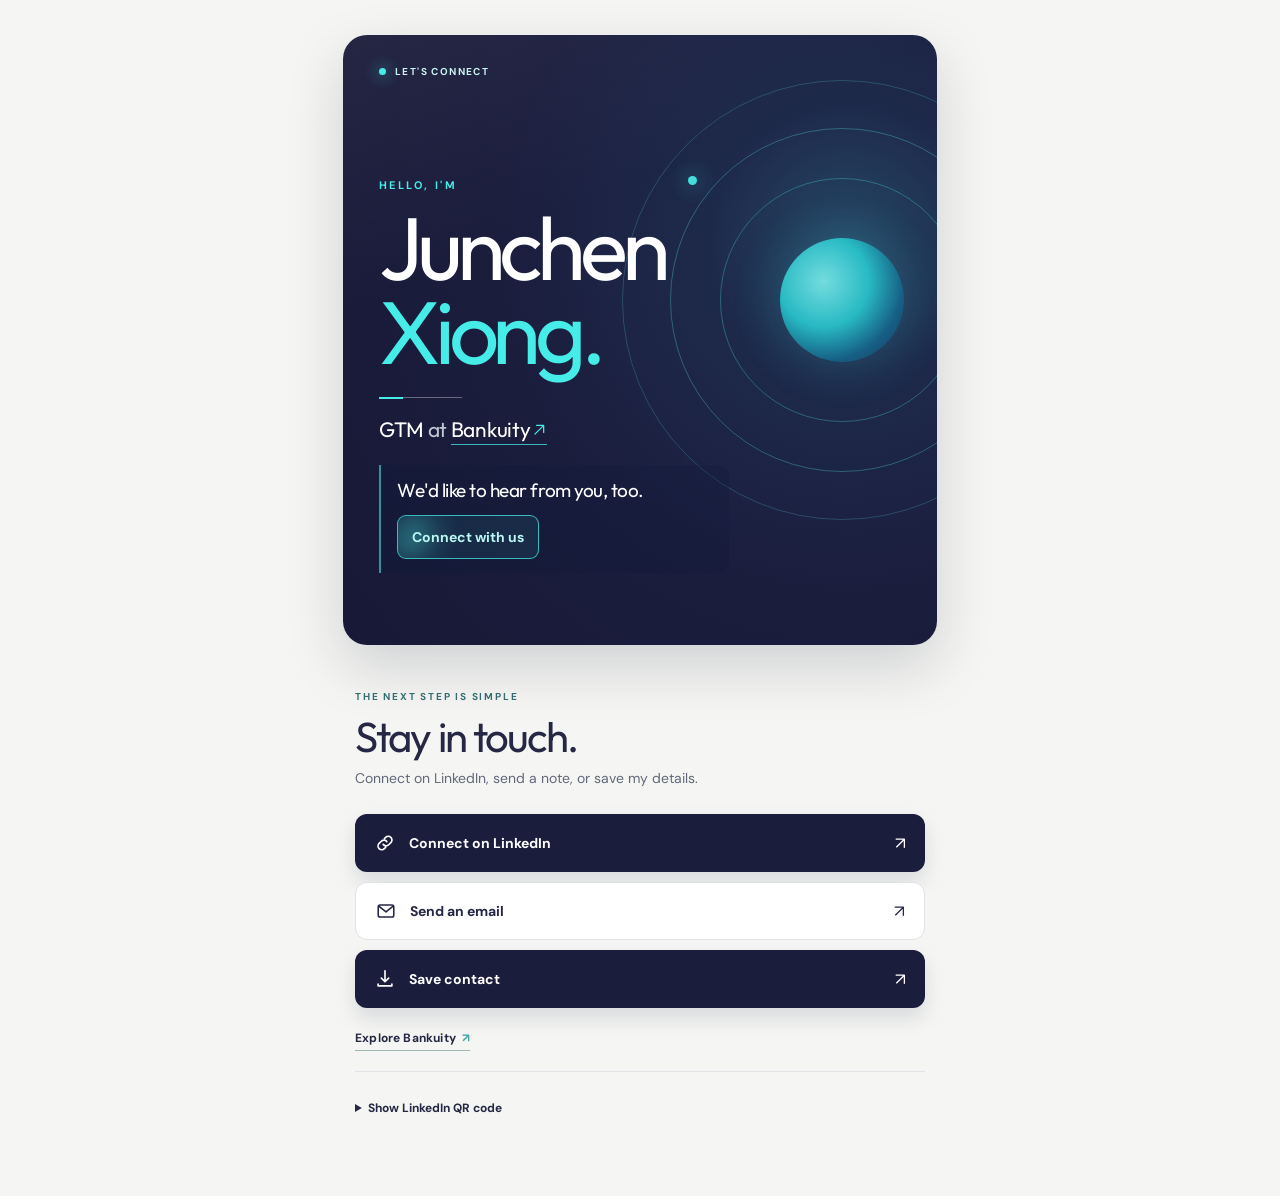
<file: index.html>
<!doctype html>
<html lang="en">
  <head>
    <meta charset="utf-8" />
    <meta name="viewport" content="width=device-width, initial-scale=1" />
    <meta http-equiv="refresh" content="0; url=junchen-xiong/" />
    <meta name="robots" content="noindex" />
    <title>Bankuity cards</title>
  </head>
  <body>
    <main>
      <p>Opening Junchen Xiong's card. <a href="junchen-xiong/">Continue to the card</a>.</p>
    </main>
  </body>
</html>
</file>
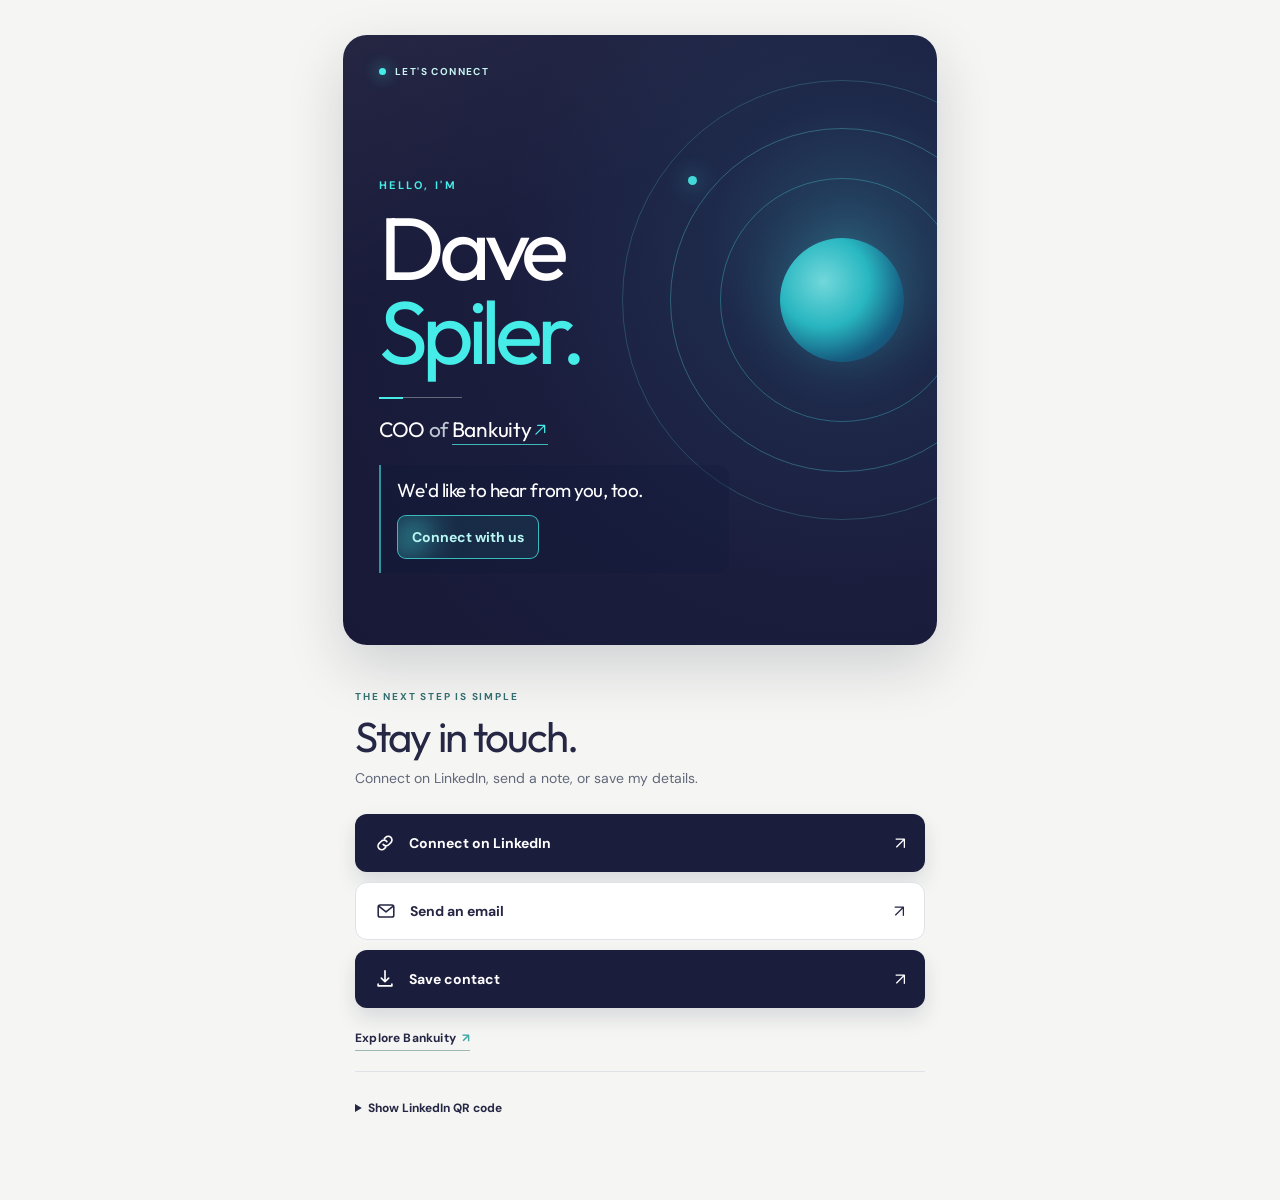
<file: dave-spiler/index.html>
<!doctype html>
<html lang="en">
  <head>
    <meta charset="utf-8" />
    <meta name="viewport" content="width=device-width, initial-scale=1, viewport-fit=cover" />
    <meta name="theme-color" content="#1b1d3d" />
    <meta name="apple-mobile-web-app-title" content="Dave Spiler" />
    <meta name="description" content="Meet Dave Spiler, COO of Bankuity. Save his contact details or get in touch." />
    <meta property="og:type" content="profile" />
    <meta property="og:title" content="Dave Spiler — Let's connect" />
    <meta property="og:description" content="COO of Bankuity. A quick introduction and an easy way to stay in touch." />
    <title>Dave Spiler — Let's connect</title>
    <link rel="icon" href="../assets/icons/bankuity-symbol-64.png" type="image/png" sizes="64x64" />
    <link rel="preconnect" href="https://fonts.googleapis.com" />
    <link rel="preconnect" href="https://fonts.gstatic.com" crossorigin />
    <link href="https://fonts.googleapis.com/css2?family=DM+Sans:wght@400;500;600;700&family=Outfit:wght@300;400;500;600&display=swap" rel="stylesheet" />
    <link rel="stylesheet" href="../assets/css/styles.css?v=0.5.0" />
    <script src="../assets/js/motion.js" defer></script>
  </head>
  <body>
    <main class="shell">
      <article class="identity-card" aria-labelledby="name">
        <div class="card-top">
          <span class="eyebrow"><span class="status-dot" aria-hidden="true"></span> LET'S CONNECT</span>
        </div>

        <div class="orbit" aria-hidden="true">
          <span class="orbit-ring orbit-ring-outer"></span>
          <span class="orbit-ring orbit-ring-middle"></span>
          <span class="orbit-ring orbit-ring-inner"></span>
          <span class="orbit-core"></span>
          <span class="orbit-glint"></span>
        </div>

        <div class="intro">
          <p class="kicker">HELLO, I'M</p>
          <h1 id="name">Dave<br /><em>Spiler.</em></h1>
          <div class="identity-rule" aria-hidden="true"><span></span></div>
          <p class="role">COO <span class="role-affiliation"><span>of</span> <a href="https://www.bankuity.com/" target="_blank" rel="noopener noreferrer">Bankuity <svg viewBox="0 0 18 18" fill="none" aria-hidden="true"><path d="M3.5 14.5 14 4M5.5 4H14v8.5" stroke="currentColor" stroke-width="1.5" stroke-linecap="round" stroke-linejoin="round"/></svg></a></span></p>
          <div class="invitation">
            <h2 class="invitation-heading">We'd like to hear from you, too.</h2>
            <a class="invitation-link" href="https://rnfhm.share.hsforms.com/2GHlHhI3-SaKExqpzz_7jUg">
              <span>Connect with us</span>
            </a>
          </div>
        </div>
      </article>

      <section class="connection" aria-label="Connect with Dave">
        <p class="section-label">THE NEXT STEP IS SIMPLE</p>
        <h2>Stay in touch.</h2>
        <p class="connection-copy">Connect on LinkedIn, send a note, or save my details.</p>
        <div class="actions">
          <a class="button button-primary" href="https://www.linkedin.com/in/davespiler/" target="_blank" rel="noopener noreferrer">
            <span class="button-icon" aria-hidden="true"><svg viewBox="0 0 24 24" fill="none"><path d="M10 13.5a4 4 0 0 0 6 .4l2.4-2.4a4 4 0 0 0-5.7-5.7l-1.4 1.4M14 10.5a4 4 0 0 0-6-.4l-2.4 2.4a4 4 0 0 0 5.7 5.7l1.4-1.4" stroke="currentColor" stroke-width="1.8" stroke-linecap="round" stroke-linejoin="round"/></svg></span>
            <span>Connect on LinkedIn</span>
            <span class="button-arrow" aria-hidden="true">↗</span>
          </a>
          <a class="button button-secondary" href="mailto:dave@bankuity.com?subject=Great%20to%20connect">
            <span class="button-icon" aria-hidden="true"><svg viewBox="0 0 24 24" fill="none"><rect x="3.5" y="5.5" width="17" height="13" rx="2" stroke="currentColor" stroke-width="1.7"/><path d="m4.5 7 7.5 6 7.5-6" stroke="currentColor" stroke-width="1.7" stroke-linecap="round" stroke-linejoin="round"/></svg></span>
            <span>Send an email</span>
            <span class="button-arrow" aria-hidden="true">↗</span>
          </a>
          <a class="button button-primary" href="contact.vcf" download="Dave-Spiler.vcf">
            <span class="button-icon" aria-hidden="true"><svg viewBox="0 0 24 24" fill="none"><path d="M12 3v12m0 0 4-4m-4 4-4-4M4.5 17.5v2h15v-2" stroke="currentColor" stroke-width="1.8" stroke-linecap="round" stroke-linejoin="round"/></svg></span>
            <span>Save contact</span>
            <span class="button-arrow" aria-hidden="true">↗</span>
          </a>
        </div>
        <a class="text-link" href="https://www.linkedin.com/company/bankuity/" target="_blank" rel="noopener noreferrer">Explore Bankuity <span aria-hidden="true">↗</span></a>
        <details class="qr-details">
          <summary>Show LinkedIn QR code</summary>
          <div class="qr-details-content">
            <img src="linkedin.svg" width="144" height="144" alt="QR code for Dave Spiler's LinkedIn profile" />
            <p>Scan to open my LinkedIn profile.</p>
          </div>
        </details>
      </section>

    </main>
  </body>
</html>
</file>
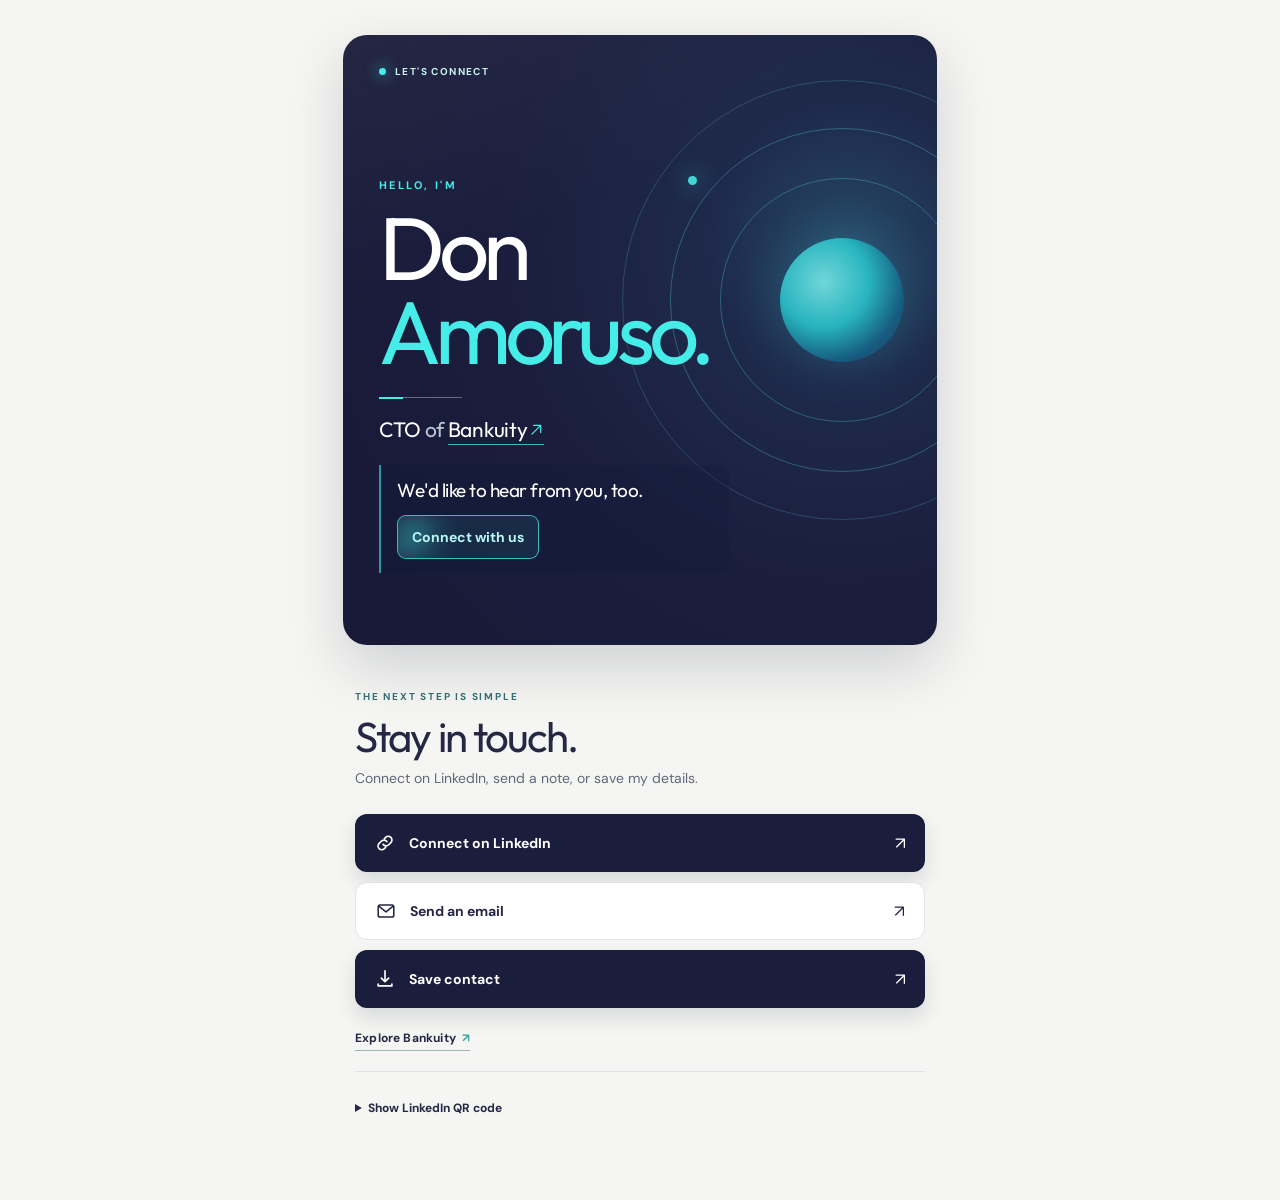
<file: don-amoruso/index.html>
<!doctype html>
<html lang="en">
  <head>
    <meta charset="utf-8" />
    <meta name="viewport" content="width=device-width, initial-scale=1, viewport-fit=cover" />
    <meta name="theme-color" content="#1b1d3d" />
    <meta name="apple-mobile-web-app-title" content="Don Amoruso" />
    <meta name="description" content="Meet Don Amoruso, CTO of Bankuity. Save his contact details or get in touch." />
    <meta property="og:type" content="profile" />
    <meta property="og:title" content="Don Amoruso — Let's connect" />
    <meta property="og:description" content="CTO of Bankuity. A quick introduction and an easy way to stay in touch." />
    <title>Don Amoruso — Let's connect</title>
    <link rel="icon" href="../assets/icons/bankuity-symbol-64.png" type="image/png" sizes="64x64" />
    <link rel="preconnect" href="https://fonts.googleapis.com" />
    <link rel="preconnect" href="https://fonts.gstatic.com" crossorigin />
    <link href="https://fonts.googleapis.com/css2?family=DM+Sans:wght@400;500;600;700&family=Outfit:wght@300;400;500;600&display=swap" rel="stylesheet" />
    <link rel="stylesheet" href="../assets/css/styles.css?v=0.5.0" />
    <script src="../assets/js/motion.js" defer></script>
  </head>
  <body>
    <main class="shell">
      <article class="identity-card" aria-labelledby="name">
        <div class="card-top">
          <span class="eyebrow"><span class="status-dot" aria-hidden="true"></span> LET'S CONNECT</span>
        </div>

        <div class="orbit" aria-hidden="true">
          <span class="orbit-ring orbit-ring-outer"></span>
          <span class="orbit-ring orbit-ring-middle"></span>
          <span class="orbit-ring orbit-ring-inner"></span>
          <span class="orbit-core"></span>
          <span class="orbit-glint"></span>
        </div>

        <div class="intro">
          <p class="kicker">HELLO, I'M</p>
          <h1 id="name">Don<br /><em>Amoruso.</em></h1>
          <div class="identity-rule" aria-hidden="true"><span></span></div>
          <p class="role">CTO <span class="role-affiliation"><span>of</span> <a href="https://www.bankuity.com/" target="_blank" rel="noopener noreferrer">Bankuity <svg viewBox="0 0 18 18" fill="none" aria-hidden="true"><path d="M3.5 14.5 14 4M5.5 4H14v8.5" stroke="currentColor" stroke-width="1.5" stroke-linecap="round" stroke-linejoin="round"/></svg></a></span></p>
          <div class="invitation">
            <h2 class="invitation-heading">We'd like to hear from you, too.</h2>
            <a class="invitation-link" href="https://rnfhm.share.hsforms.com/2GHlHhI3-SaKExqpzz_7jUg">
              <span>Connect with us</span>
            </a>
          </div>
        </div>
      </article>

      <section class="connection" aria-label="Connect with Don">
        <p class="section-label">THE NEXT STEP IS SIMPLE</p>
        <h2>Stay in touch.</h2>
        <p class="connection-copy">Connect on LinkedIn, send a note, or save my details.</p>
        <div class="actions">
          <a class="button button-primary" href="https://www.linkedin.com/in/donamoruso/" target="_blank" rel="noopener noreferrer">
            <span class="button-icon" aria-hidden="true"><svg viewBox="0 0 24 24" fill="none"><path d="M10 13.5a4 4 0 0 0 6 .4l2.4-2.4a4 4 0 0 0-5.7-5.7l-1.4 1.4M14 10.5a4 4 0 0 0-6-.4l-2.4 2.4a4 4 0 0 0 5.7 5.7l1.4-1.4" stroke="currentColor" stroke-width="1.8" stroke-linecap="round" stroke-linejoin="round"/></svg></span>
            <span>Connect on LinkedIn</span>
            <span class="button-arrow" aria-hidden="true">↗</span>
          </a>
          <a class="button button-secondary" href="mailto:don@bankuity.com?subject=Great%20to%20connect">
            <span class="button-icon" aria-hidden="true"><svg viewBox="0 0 24 24" fill="none"><rect x="3.5" y="5.5" width="17" height="13" rx="2" stroke="currentColor" stroke-width="1.7"/><path d="m4.5 7 7.5 6 7.5-6" stroke="currentColor" stroke-width="1.7" stroke-linecap="round" stroke-linejoin="round"/></svg></span>
            <span>Send an email</span>
            <span class="button-arrow" aria-hidden="true">↗</span>
          </a>
          <a class="button button-primary" href="contact.vcf" download="Don-Amoruso.vcf">
            <span class="button-icon" aria-hidden="true"><svg viewBox="0 0 24 24" fill="none"><path d="M12 3v12m0 0 4-4m-4 4-4-4M4.5 17.5v2h15v-2" stroke="currentColor" stroke-width="1.8" stroke-linecap="round" stroke-linejoin="round"/></svg></span>
            <span>Save contact</span>
            <span class="button-arrow" aria-hidden="true">↗</span>
          </a>
        </div>
        <a class="text-link" href="https://www.linkedin.com/company/bankuity/" target="_blank" rel="noopener noreferrer">Explore Bankuity <span aria-hidden="true">↗</span></a>
        <details class="qr-details">
          <summary>Show LinkedIn QR code</summary>
          <div class="qr-details-content">
            <img src="linkedin.svg" width="144" height="144" alt="QR code for Don Amoruso's LinkedIn profile" />
            <p>Scan to open my LinkedIn profile.</p>
          </div>
        </details>
      </section>

    </main>
  </body>
</html>
</file>
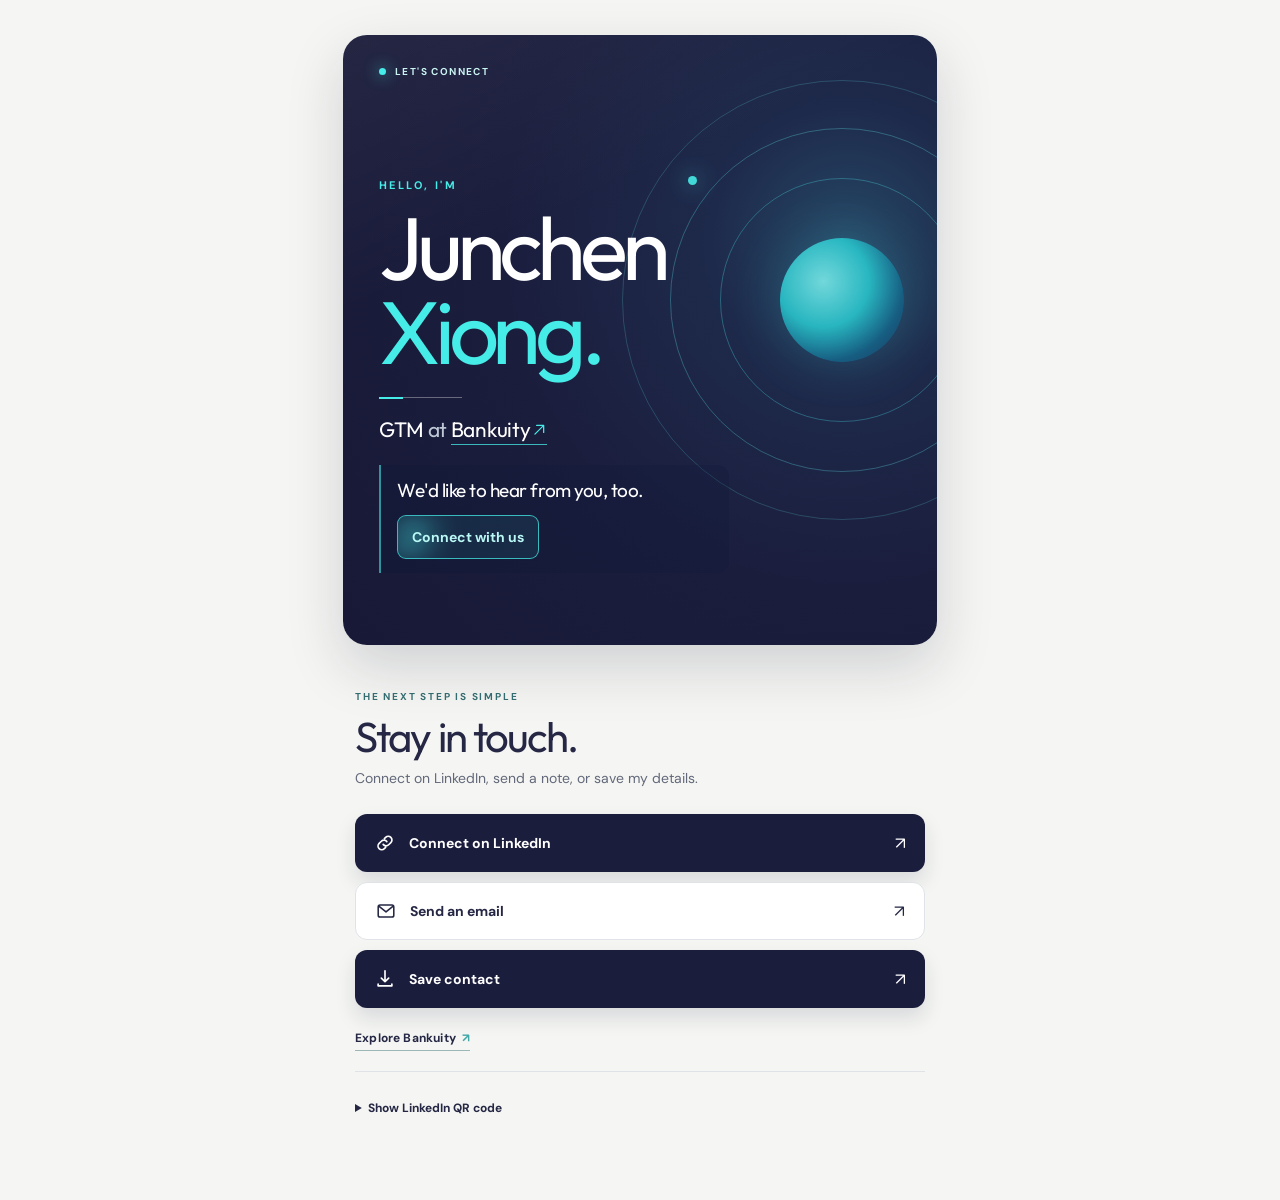
<file: junchen-xiong/index.html>
<!doctype html>
<html lang="en">
  <head>
    <meta charset="utf-8" />
    <meta name="viewport" content="width=device-width, initial-scale=1, viewport-fit=cover" />
    <meta name="theme-color" content="#1b1d3d" />
    <meta name="apple-mobile-web-app-title" content="Junchen Xiong" />
    <meta name="description" content="Meet Junchen Xiong, GTM at Bankuity. Save his contact details or get in touch." />
    <meta property="og:type" content="profile" />
    <meta property="og:title" content="Junchen Xiong — Let's connect" />
    <meta property="og:description" content="GTM at Bankuity. A quick introduction and an easy way to stay in touch." />
    <title>Junchen Xiong — Let's connect</title>
    <link rel="icon" href="../assets/icons/bankuity-symbol-64.png" type="image/png" sizes="64x64" />
    <link rel="preconnect" href="https://fonts.googleapis.com" />
    <link rel="preconnect" href="https://fonts.gstatic.com" crossorigin />
    <link href="https://fonts.googleapis.com/css2?family=DM+Sans:wght@400;500;600;700&family=Outfit:wght@300;400;500;600&display=swap" rel="stylesheet" />
    <link rel="stylesheet" href="../assets/css/styles.css?v=0.5.0" />
    <script src="../assets/js/motion.js" defer></script>
  </head>
  <body>
    <main class="shell">
      <article class="identity-card" aria-labelledby="name">
        <div class="card-top">
          <span class="eyebrow"><span class="status-dot" aria-hidden="true"></span> LET'S CONNECT</span>
        </div>

        <div class="orbit" aria-hidden="true">
          <span class="orbit-ring orbit-ring-outer"></span>
          <span class="orbit-ring orbit-ring-middle"></span>
          <span class="orbit-ring orbit-ring-inner"></span>
          <span class="orbit-core"></span>
          <span class="orbit-glint"></span>
        </div>

        <div class="intro">
          <p class="kicker">HELLO, I'M</p>
          <h1 id="name">Junchen<br /><em>Xiong.</em></h1>
          <div class="identity-rule" aria-hidden="true"><span></span></div>
          <p class="role">GTM <span>at</span> <a href="https://www.bankuity.com/" target="_blank" rel="noopener noreferrer">Bankuity <svg viewBox="0 0 18 18" fill="none" aria-hidden="true"><path d="M3.5 14.5 14 4M5.5 4H14v8.5" stroke="currentColor" stroke-width="1.5" stroke-linecap="round" stroke-linejoin="round"/></svg></a></p>
          <div class="invitation">
            <h2 class="invitation-heading">We'd like to hear from you, too.</h2>
            <a class="invitation-link" href="https://rnfhm.share.hsforms.com/2GHlHhI3-SaKExqpzz_7jUg">
              <span>Connect with us</span>
            </a>
          </div>
        </div>
      </article>

      <section class="connection" aria-label="Connect with Junchen">
        <p class="section-label">THE NEXT STEP IS SIMPLE</p>
        <h2>Stay in touch.</h2>
        <p class="connection-copy">Connect on LinkedIn, send a note, or save my details.</p>
        <div class="actions">
          <a class="button button-primary" href="https://www.linkedin.com/in/jcxiong0809/" target="_blank" rel="noopener noreferrer">
            <span class="button-icon" aria-hidden="true"><svg viewBox="0 0 24 24" fill="none"><path d="M10 13.5a4 4 0 0 0 6 .4l2.4-2.4a4 4 0 0 0-5.7-5.7l-1.4 1.4M14 10.5a4 4 0 0 0-6-.4l-2.4 2.4a4 4 0 0 0 5.7 5.7l1.4-1.4" stroke="currentColor" stroke-width="1.8" stroke-linecap="round" stroke-linejoin="round"/></svg></span>
            <span>Connect on LinkedIn</span>
            <span class="button-arrow" aria-hidden="true">↗</span>
          </a>
          <a class="button button-secondary" href="mailto:junchen.xiong@bankuity.com?subject=Great%20to%20connect">
            <span class="button-icon" aria-hidden="true"><svg viewBox="0 0 24 24" fill="none"><rect x="3.5" y="5.5" width="17" height="13" rx="2" stroke="currentColor" stroke-width="1.7"/><path d="m4.5 7 7.5 6 7.5-6" stroke="currentColor" stroke-width="1.7" stroke-linecap="round" stroke-linejoin="round"/></svg></span>
            <span>Send an email</span>
            <span class="button-arrow" aria-hidden="true">↗</span>
          </a>
          <a class="button button-primary" href="../assets/contact/contact.vcf" download="Junchen-Xiong.vcf">
            <span class="button-icon" aria-hidden="true"><svg viewBox="0 0 24 24" fill="none"><path d="M12 3v12m0 0 4-4m-4 4-4-4M4.5 17.5v2h15v-2" stroke="currentColor" stroke-width="1.8" stroke-linecap="round" stroke-linejoin="round"/></svg></span>
            <span>Save contact</span>
            <span class="button-arrow" aria-hidden="true">↗</span>
          </a>
        </div>
        <a class="text-link" href="https://www.linkedin.com/company/bankuity/" target="_blank" rel="noopener noreferrer">Explore Bankuity <span aria-hidden="true">↗</span></a>
        <details class="qr-details">
          <summary>Show LinkedIn QR code</summary>
          <div class="qr-details-content">
            <img src="../assets/qr/linkedin.svg" width="144" height="144" alt="QR code for Junchen Xiong's LinkedIn profile" />
            <p>Scan to open my LinkedIn profile.</p>
          </div>
        </details>
      </section>

    </main>
  </body>
</html>
</file>
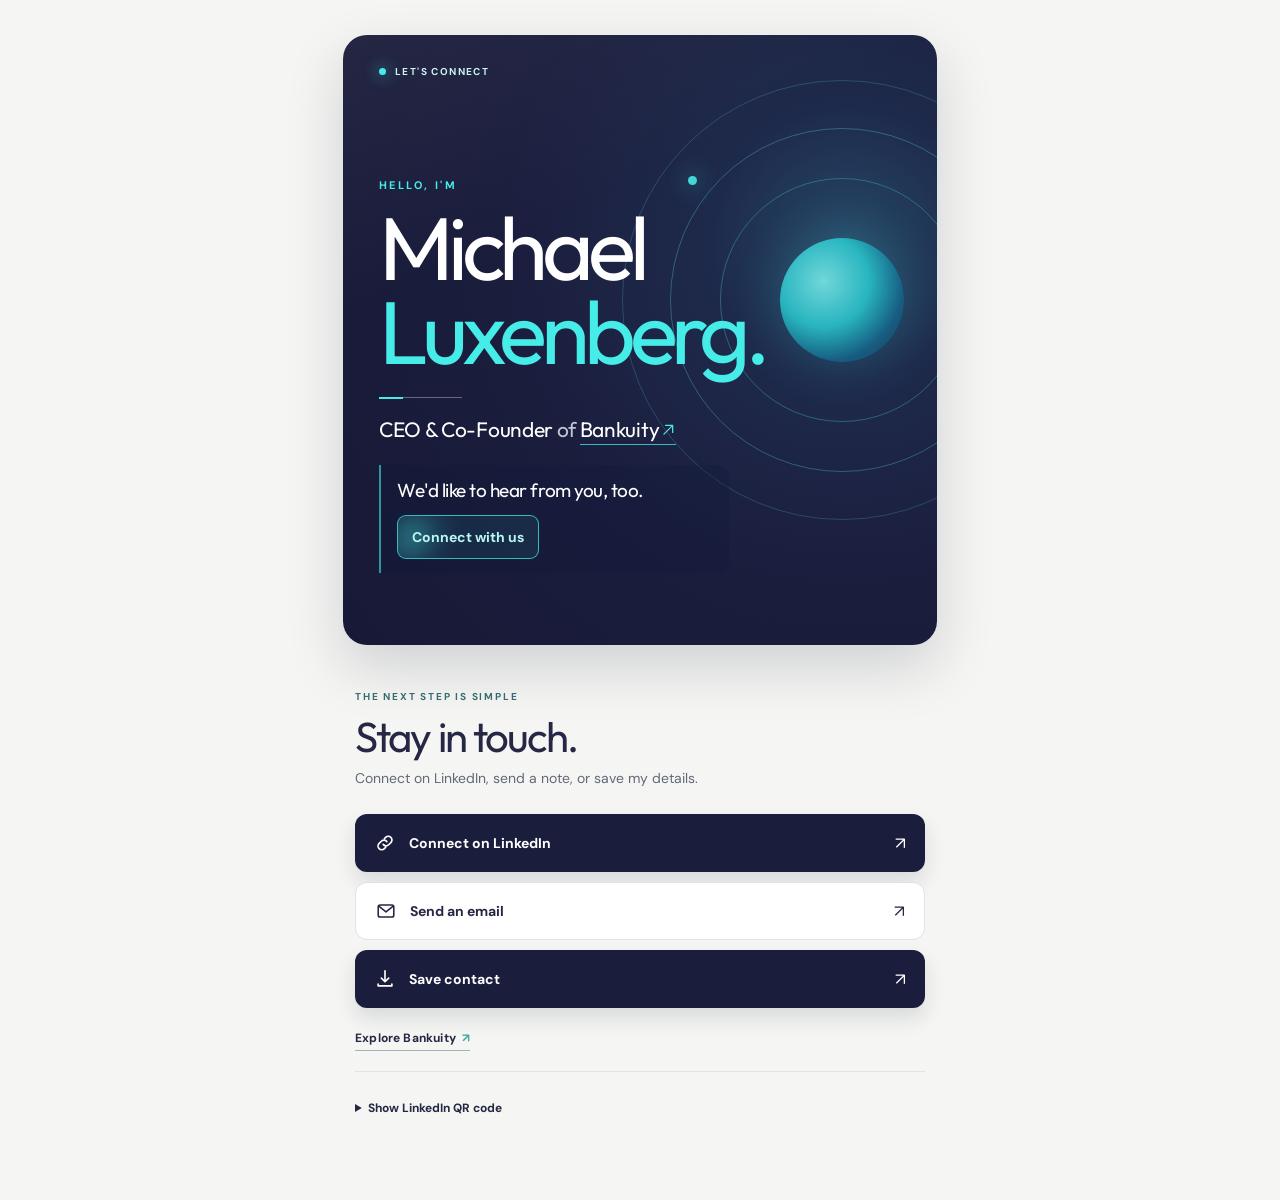
<file: michael-luxenberg/index.html>
<!doctype html>
<html lang="en">
  <head>
    <meta charset="utf-8" />
    <meta name="viewport" content="width=device-width, initial-scale=1, viewport-fit=cover" />
    <meta name="theme-color" content="#1b1d3d" />
    <meta name="apple-mobile-web-app-title" content="Michael Luxenberg" />
    <meta name="description" content="Meet Michael Luxenberg, CEO &amp; Co-Founder of Bankuity. Save his contact details or get in touch." />
    <meta property="og:type" content="profile" />
    <meta property="og:title" content="Michael Luxenberg — Let's connect" />
    <meta property="og:description" content="CEO &amp; Co-Founder of Bankuity. A quick introduction and an easy way to stay in touch." />
    <title>Michael Luxenberg — Let's connect</title>
    <link rel="icon" href="../assets/icons/bankuity-symbol-64.png" type="image/png" sizes="64x64" />
    <link rel="preconnect" href="https://fonts.googleapis.com" />
    <link rel="preconnect" href="https://fonts.gstatic.com" crossorigin />
    <link href="https://fonts.googleapis.com/css2?family=DM+Sans:wght@400;500;600;700&family=Outfit:wght@300;400;500;600&display=swap" rel="stylesheet" />
    <link rel="stylesheet" href="../assets/css/styles.css?v=0.5.0" />
    <script src="../assets/js/motion.js" defer></script>
  </head>
  <body>
    <main class="shell">
      <article class="identity-card" aria-labelledby="name">
        <div class="card-top">
          <span class="eyebrow"><span class="status-dot" aria-hidden="true"></span> LET'S CONNECT</span>
        </div>

        <div class="orbit" aria-hidden="true">
          <span class="orbit-ring orbit-ring-outer"></span>
          <span class="orbit-ring orbit-ring-middle"></span>
          <span class="orbit-ring orbit-ring-inner"></span>
          <span class="orbit-core"></span>
          <span class="orbit-glint"></span>
        </div>

        <div class="intro">
          <p class="kicker">HELLO, I'M</p>
          <h1 id="name" class="long-name">Michael<br /><em>Luxenberg.</em></h1>
          <div class="identity-rule" aria-hidden="true"><span></span></div>
          <p class="role">CEO &amp; Co-Founder <span class="role-affiliation"><span>of</span> <a href="https://www.bankuity.com/" target="_blank" rel="noopener noreferrer">Bankuity <svg viewBox="0 0 18 18" fill="none" aria-hidden="true"><path d="M3.5 14.5 14 4M5.5 4H14v8.5" stroke="currentColor" stroke-width="1.5" stroke-linecap="round" stroke-linejoin="round"/></svg></a></span></p>
          <div class="invitation">
            <h2 class="invitation-heading">We'd like to hear from you, too.</h2>
            <a class="invitation-link" href="https://rnfhm.share.hsforms.com/2GHlHhI3-SaKExqpzz_7jUg">
              <span>Connect with us</span>
            </a>
          </div>
        </div>
      </article>

      <section class="connection" aria-label="Connect with Michael">
        <p class="section-label">THE NEXT STEP IS SIMPLE</p>
        <h2>Stay in touch.</h2>
        <p class="connection-copy">Connect on LinkedIn, send a note, or save my details.</p>
        <div class="actions">
          <a class="button button-primary" href="https://www.linkedin.com/in/michael-luxenberg-a2091/" target="_blank" rel="noopener noreferrer">
            <span class="button-icon" aria-hidden="true"><svg viewBox="0 0 24 24" fill="none"><path d="M10 13.5a4 4 0 0 0 6 .4l2.4-2.4a4 4 0 0 0-5.7-5.7l-1.4 1.4M14 10.5a4 4 0 0 0-6-.4l-2.4 2.4a4 4 0 0 0 5.7 5.7l1.4-1.4" stroke="currentColor" stroke-width="1.8" stroke-linecap="round" stroke-linejoin="round"/></svg></span>
            <span>Connect on LinkedIn</span>
            <span class="button-arrow" aria-hidden="true">↗</span>
          </a>
          <a class="button button-secondary" href="mailto:michael@bankuity.com?subject=Great%20to%20connect">
            <span class="button-icon" aria-hidden="true"><svg viewBox="0 0 24 24" fill="none"><rect x="3.5" y="5.5" width="17" height="13" rx="2" stroke="currentColor" stroke-width="1.7"/><path d="m4.5 7 7.5 6 7.5-6" stroke="currentColor" stroke-width="1.7" stroke-linecap="round" stroke-linejoin="round"/></svg></span>
            <span>Send an email</span>
            <span class="button-arrow" aria-hidden="true">↗</span>
          </a>
          <a class="button button-primary" href="contact.vcf" download="Michael-Luxenberg.vcf">
            <span class="button-icon" aria-hidden="true"><svg viewBox="0 0 24 24" fill="none"><path d="M12 3v12m0 0 4-4m-4 4-4-4M4.5 17.5v2h15v-2" stroke="currentColor" stroke-width="1.8" stroke-linecap="round" stroke-linejoin="round"/></svg></span>
            <span>Save contact</span>
            <span class="button-arrow" aria-hidden="true">↗</span>
          </a>
        </div>
        <a class="text-link" href="https://www.linkedin.com/company/bankuity/" target="_blank" rel="noopener noreferrer">Explore Bankuity <span aria-hidden="true">↗</span></a>
        <details class="qr-details">
          <summary>Show LinkedIn QR code</summary>
          <div class="qr-details-content">
            <img src="linkedin.svg" width="144" height="144" alt="QR code for Michael Luxenberg's LinkedIn profile" />
            <p>Scan to open my LinkedIn profile.</p>
          </div>
        </details>
      </section>

    </main>
  </body>
</html>
</file>
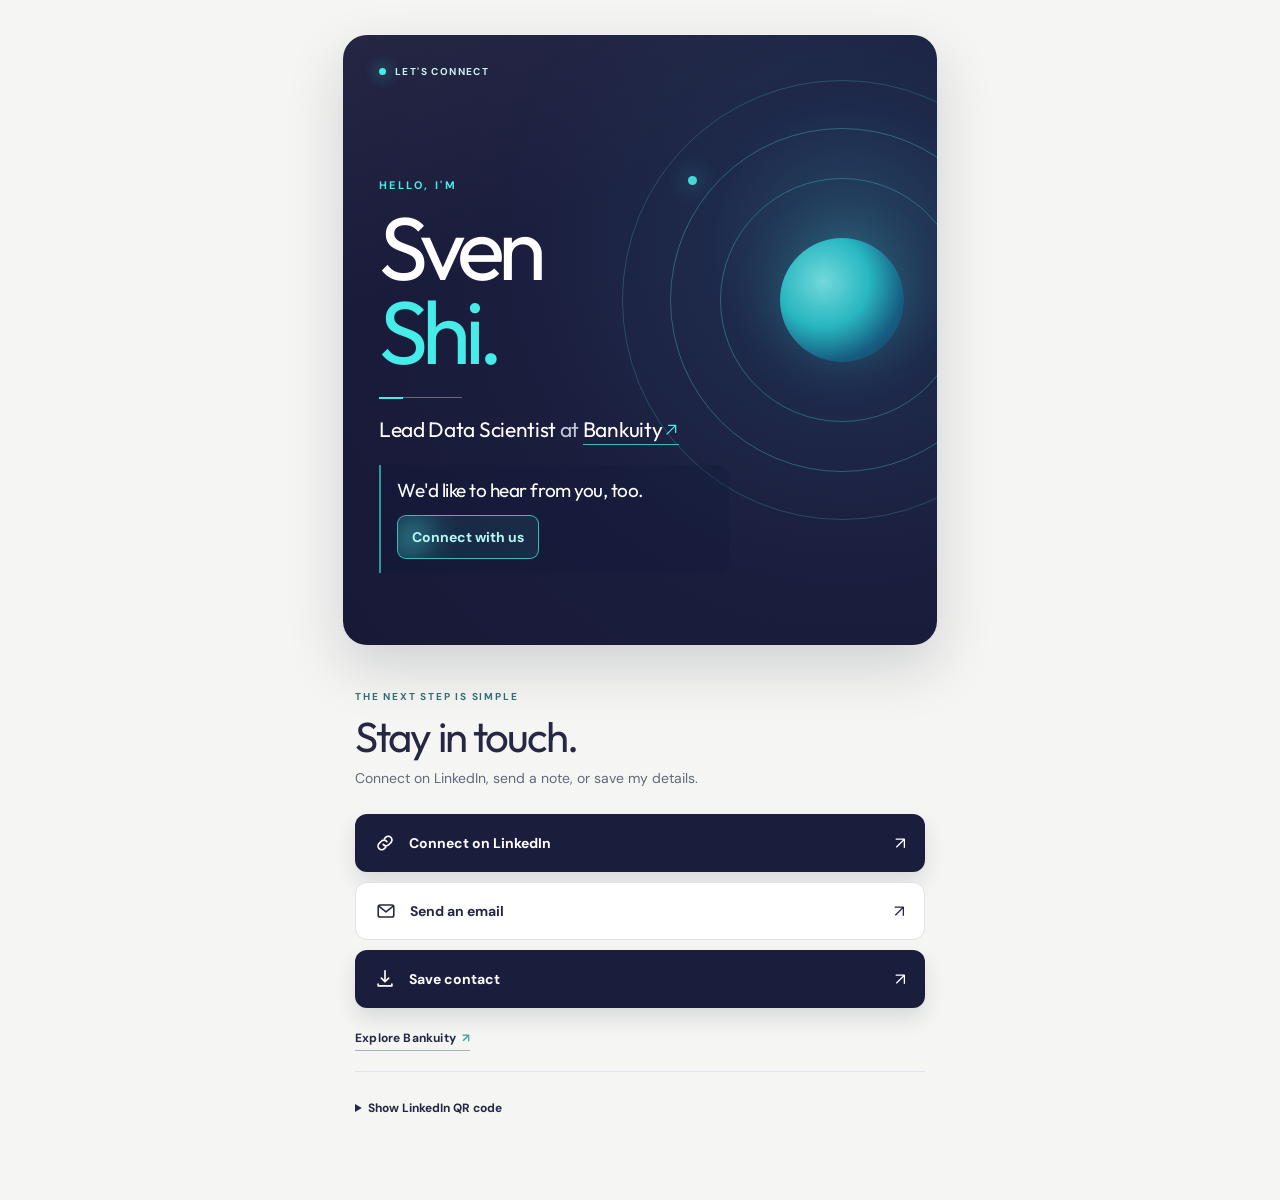
<file: sven-shi/index.html>
<!doctype html>
<html lang="en">
  <head>
    <meta charset="utf-8" />
    <meta name="viewport" content="width=device-width, initial-scale=1, viewport-fit=cover" />
    <meta name="theme-color" content="#1b1d3d" />
    <meta name="apple-mobile-web-app-title" content="Sven Shi" />
    <meta name="description" content="Meet Sven Shi, Lead Data Scientist at Bankuity. Save his contact details or get in touch." />
    <meta property="og:type" content="profile" />
    <meta property="og:title" content="Sven Shi — Let's connect" />
    <meta property="og:description" content="Lead Data Scientist at Bankuity. A quick introduction and an easy way to stay in touch." />
    <title>Sven Shi — Let's connect</title>
    <link rel="icon" href="../assets/icons/bankuity-symbol-64.png" type="image/png" sizes="64x64" />
    <link rel="preconnect" href="https://fonts.googleapis.com" />
    <link rel="preconnect" href="https://fonts.gstatic.com" crossorigin />
    <link href="https://fonts.googleapis.com/css2?family=DM+Sans:wght@400;500;600;700&family=Outfit:wght@300;400;500;600&display=swap" rel="stylesheet" />
    <link rel="stylesheet" href="../assets/css/styles.css?v=0.5.0" />
    <script src="../assets/js/motion.js" defer></script>
  </head>
  <body>
    <main class="shell">
      <article class="identity-card" aria-labelledby="name">
        <div class="card-top">
          <span class="eyebrow"><span class="status-dot" aria-hidden="true"></span> LET'S CONNECT</span>
        </div>

        <div class="orbit" aria-hidden="true">
          <span class="orbit-ring orbit-ring-outer"></span>
          <span class="orbit-ring orbit-ring-middle"></span>
          <span class="orbit-ring orbit-ring-inner"></span>
          <span class="orbit-core"></span>
          <span class="orbit-glint"></span>
        </div>

        <div class="intro">
          <p class="kicker">HELLO, I'M</p>
          <h1 id="name">Sven<br /><em>Shi.</em></h1>
          <div class="identity-rule" aria-hidden="true"><span></span></div>
          <p class="role">Lead Data Scientist <span class="role-affiliation"><span>at</span> <a href="https://www.bankuity.com/" target="_blank" rel="noopener noreferrer">Bankuity <svg viewBox="0 0 18 18" fill="none" aria-hidden="true"><path d="M3.5 14.5 14 4M5.5 4H14v8.5" stroke="currentColor" stroke-width="1.5" stroke-linecap="round" stroke-linejoin="round"/></svg></a></span></p>
          <div class="invitation">
            <h2 class="invitation-heading">We'd like to hear from you, too.</h2>
            <a class="invitation-link" href="https://rnfhm.share.hsforms.com/2GHlHhI3-SaKExqpzz_7jUg">
              <span>Connect with us</span>
            </a>
          </div>
        </div>
      </article>

      <section class="connection" aria-label="Connect with Sven">
        <p class="section-label">THE NEXT STEP IS SIMPLE</p>
        <h2>Stay in touch.</h2>
        <p class="connection-copy">Connect on LinkedIn, send a note, or save my details.</p>
        <div class="actions">
          <a class="button button-primary" href="https://www.linkedin.com/in/wen-shi-87004874/" target="_blank" rel="noopener noreferrer">
            <span class="button-icon" aria-hidden="true"><svg viewBox="0 0 24 24" fill="none"><path d="M10 13.5a4 4 0 0 0 6 .4l2.4-2.4a4 4 0 0 0-5.7-5.7l-1.4 1.4M14 10.5a4 4 0 0 0-6-.4l-2.4 2.4a4 4 0 0 0 5.7 5.7l1.4-1.4" stroke="currentColor" stroke-width="1.8" stroke-linecap="round" stroke-linejoin="round"/></svg></span>
            <span>Connect on LinkedIn</span>
            <span class="button-arrow" aria-hidden="true">↗</span>
          </a>
          <a class="button button-secondary" href="mailto:sven@concordadvice.com?subject=Great%20to%20connect">
            <span class="button-icon" aria-hidden="true"><svg viewBox="0 0 24 24" fill="none"><rect x="3.5" y="5.5" width="17" height="13" rx="2" stroke="currentColor" stroke-width="1.7"/><path d="m4.5 7 7.5 6 7.5-6" stroke="currentColor" stroke-width="1.7" stroke-linecap="round" stroke-linejoin="round"/></svg></span>
            <span>Send an email</span>
            <span class="button-arrow" aria-hidden="true">↗</span>
          </a>
          <a class="button button-primary" href="contact.vcf" download="Sven-Shi.vcf">
            <span class="button-icon" aria-hidden="true"><svg viewBox="0 0 24 24" fill="none"><path d="M12 3v12m0 0 4-4m-4 4-4-4M4.5 17.5v2h15v-2" stroke="currentColor" stroke-width="1.8" stroke-linecap="round" stroke-linejoin="round"/></svg></span>
            <span>Save contact</span>
            <span class="button-arrow" aria-hidden="true">↗</span>
          </a>
        </div>
        <a class="text-link" href="https://www.linkedin.com/company/bankuity/" target="_blank" rel="noopener noreferrer">Explore Bankuity <span aria-hidden="true">↗</span></a>
        <details class="qr-details">
          <summary>Show LinkedIn QR code</summary>
          <div class="qr-details-content">
            <img src="linkedin.svg" width="144" height="144" alt="QR code for Sven Shi's LinkedIn profile" />
            <p>Scan to open my LinkedIn profile.</p>
          </div>
        </details>
      </section>

    </main>
  </body>
</html>
</file>
<file: assets/css/styles.css>
:root {
  color-scheme: light;
  --navy: #1b1d3d;
  --navy-deep: #171936;
  --cyan: #46ece7;
  --ink: #252744;
  --muted: #626879;
  --line: #dfe3e8;
  --paper: #f5f6f3;
}

* {
  box-sizing: border-box;
}

html {
  scroll-behavior: smooth;
}

body {
  margin: 0;
  background: var(--paper);
  color: var(--ink);
  font-family: "DM Sans",Arial,sans-serif;
  -webkit-font-smoothing: antialiased;
}

a {
  color: inherit;
}

.shell {
  width: min(100%,630px);
  margin: 0 auto;
  padding: 18px 18px 24px;
}

.identity-card {
  position: relative;
  overflow: hidden;
  isolation: isolate;
  min-height: 510px;
  border-radius: 24px;
  padding: 26px 27px 24px;
  color: #fff;
  background: radial-gradient(circle at 85% 34%,#264866 0%,#1e2a4b 21%,var(--navy) 54%,var(--navy-deep) 100%);
  box-shadow: 0 22px 55px rgba(22,25,55,.17);
}

.identity-card:before {
  position: absolute;
  inset: 0;
  content: "";
  background: linear-gradient(155deg,rgba(255,255,255,.05),transparent 32%);
  pointer-events: none;
}

.card-top {
  position: relative;
  z-index: 2;
}

.eyebrow {
  font-size: 10px;
  font-weight: 700;
  letter-spacing: .14em;
  color: #caf4f2;
  display: flex;
  align-items: center;
  gap: 9px;
}

.status-dot {
  width: 7px;
  height: 7px;
  border-radius: 50%;
  background: var(--cyan);
  box-shadow: 0 0 15px var(--cyan);
}

.orbit {
  position: absolute;
  z-index: 0;
  width: 440px;
  height: 440px;
  right: -194px;
  top: 54px;
  border-radius: 50%;
  opacity: .93;
  will-change: opacity;
}

.orbit-ring {
  position: absolute;
  border-radius: 50%;
  border: 1px solid rgba(101,229,230,.23);
}

.orbit-ring-outer {
  inset: 0;
}

.orbit-ring-middle {
  inset: 48px;
  border-color: rgba(93,220,224,.36);
}

.orbit-ring-inner {
  inset: 98px;
  border-color: rgba(73,212,220,.38);
}

.orbit-core {
  position: absolute;
  inset: 158px;
  border-radius: 50%;
  background: radial-gradient(circle at 35% 35%,#7be9e9,#29c4cc 40%,#166388 70%,#20375b);
  box-shadow: 0 0 55px rgba(62,217,222,.25);
}

.orbit-glint {
  position: absolute;
  left: 66px;
  top: 96px;
  width: 9px;
  height: 9px;
  border-radius: 50%;
  background: var(--cyan);
  box-shadow: 0 0 22px #4bdcdb;
}

.intro {
  position: relative;
  z-index: 1;
  margin-top: 80px;
}

.kicker {
  font-size: 11px;
  font-weight: 700;
  letter-spacing: .22em;
  color: var(--cyan);
  margin: 0 0 14px;
}

.intro h1 {
  font-family: Outfit,"DM Sans",sans-serif;
  font-weight: 400;
  letter-spacing: -.07em;
  font-size: clamp(58px,13vw,89px);
  line-height: .94;
  margin: 0 0 24px;
}

.intro h1 em {
  font-style: normal;
  color: var(--cyan);
}

.identity-rule {
  display: flex;
  align-items: center;
  width: 83px;
  height: 1px;
  background: rgba(255,255,255,.34);
  margin: 0 0 18px;
}

.identity-rule span {
  width: 24px;
  height: 2px;
  background: var(--cyan);
}

.role {
  font-family: Outfit,sans-serif;
  font-size: 21px;
  letter-spacing: -.015em;
  margin: 0 0 4px;
}

.role span {
  color: #bec8d5;
}

.role .role-affiliation {
  display: inline-block;
  white-space: nowrap;
  color: #fff;
}

.role a {
  display: inline-flex;
  align-items: center;
  gap: 2px;
  white-space: nowrap;
  text-decoration: none;
  border-bottom: 1px solid rgba(70,236,231,.75);
  padding-bottom: 2px;
}

.role a:hover {
  color: #91f4f1;
}

.role svg {
  width: 15px;
  height: 15px;
  vertical-align: middle;
  color: var(--cyan);
}

.invitation {
  max-width: 350px;
  margin-top: 20px;
  padding: 14px 16px;
  border-left: 2px solid rgba(70,236,231,.58);
  border-radius: 0 12px 12px 0;
  background: rgba(17,28,57,.28);
}

.invitation-heading {
  margin: 0 0 12px;
  font-family: Outfit,"DM Sans",sans-serif;
  font-size: 19px;
  font-weight: 400;
  line-height: 1.25;
  letter-spacing: -.025em;
}

.invitation-link {
  position: relative;
  isolation: isolate;
  overflow: hidden;
  display: inline-flex;
  align-items: center;
  min-height: 44px;
  padding: 0 14px;
  border: 1px solid rgba(70,236,231,.75);
  border-radius: 9px;
  background: rgba(70,236,231,.08);
  color: #b9f8f5;
  font-size: 14px;
  font-weight: 700;
  text-decoration: none;
  transition: background .2s ease,color .2s ease;
}

.invitation-link::before {
  position: absolute;
  inset: 0 auto 0 -80%;
  width: 180%;
  content: "";
  background: linear-gradient(100deg,transparent 34%,rgba(70,236,231,.08) 40%,rgba(70,236,231,.38) 50%,rgba(70,236,231,.08) 60%,transparent 66%);
  filter: blur(10px);
  pointer-events: none;
  animation: invitation-glow 2s ease-in-out infinite alternate;
}

.invitation-link span {
  position: relative;
}

.invitation-link:hover {
  background: var(--cyan);
  color: var(--navy);
}

.invitation-link:hover::before {
  opacity: 0;
}

.invitation-link:focus-visible {
  outline: 3px solid #fff;
  outline-offset: 3px;
}

@keyframes invitation-glow {
  to {
    transform: translateX(45%);
  }
}

.connection {
  padding: 27px 9px 33px;
}

.section-label {
  font-size: 10px;
  font-weight: 700;
  letter-spacing: .18em;
  color: #346f72;
  margin: 0 0 11px;
}

.connection h2 {
  font-family: Outfit,sans-serif;
  font-size: 35px;
  font-weight: 400;
  line-height: 1.1;
  letter-spacing: -.045em;
  margin: 0 0 8px;
}

.connection-copy {
  font-size: 14px;
  line-height: 1.55;
  color: var(--muted);
  max-width: 360px;
  margin: 0 0 24px;
}

.actions {
  display: grid;
  gap: 10px;
}

.button {
  width: 100%;
  min-height: 58px;
  display: flex;
  align-items: center;
  gap: 13px;
  padding: 0 19px;
  border-radius: 12px;
  text-decoration: none;
  font-size: 14px;
  font-weight: 700;
  transition: transform .2s ease,box-shadow .2s ease,background .2s ease;
}

.button:hover {
  transform: translateY(-2px);
}

.button:focus-visible,
.text-link:focus-visible {
  outline: 3px solid var(--navy);
  outline-offset: 3px;
}

.role a:focus-visible {
  outline: 3px solid var(--cyan);
  outline-offset: 3px;
}

.button-primary {
  background: var(--navy);
  color: white;
  box-shadow: 0 10px 20px rgba(27,29,61,.13);
}

.button-primary:hover {
  background: #282b55;
  box-shadow: 0 14px 25px rgba(27,29,61,.2);
}

.button-secondary {
  background: white;
  border: 1px solid var(--line);
  color: var(--ink);
}

.button-secondary:hover {
  background: #fbfefe;
}

.button-icon {
  width: 22px;
  height: 22px;
  display: grid;
  place-items: center;
}

.button-icon svg {
  width: 22px;
  height: 22px;
}

.button-arrow {
  margin-left: auto;
  font-size: 17px;
  font-weight: 400;
}

.text-link {
  display: inline-flex;
  gap: 6px;
  margin-top: 22px;
  font-size: 12px;
  font-weight: 700;
  letter-spacing: .015em;
  text-decoration: none;
  border-bottom: 1px solid #9db7b7;
  padding-bottom: 4px;
}

.text-link span {
  color: #42a8a7;
}

@media (min-width: 700px) {
  .shell {
    padding: 35px 18px 28px;
  }
  .identity-card {
    min-height: 610px;
    padding: 30px 36px 26px;
  }
  .intro {
    margin-top: 100px;
  }
  .orbit {
    right: -125px;
    top: 45px;
  }
  .connection {
    padding: 45px 12px 40px;
  }
  .connection h2 {
    font-size: 42px;
  }
}

@media (max-width: 380px) {
  .identity-card {
    min-height: 500px;
    padding: 23px;
  }
  .intro {
    margin-top: 68px;
  }
  .orbit {
    right: -225px;
    top: 68px;
  }
  .intro h1 {
    font-size: 58px;
  }
  .intro h1.long-name {
    font-size: clamp(51px, 16vw, 58px);
  }
}

@media (prefers-reduced-motion: reduce) {
  *,
  *::before,
  *::after {
    scroll-behavior: auto!important;
    animation: none!important;
    transition: none!important;
  }
}

.qr-details {
  margin-top: 20px;
  padding-top: 16px;
  border-top: 1px solid var(--line);
}

.qr-details summary {
  width: fit-content;
  min-height: 44px;
  padding: 12px 0;
  cursor: pointer;
  font-size: 12px;
  font-weight: 700;
  color: var(--ink);
}

.qr-details summary:focus-visible {
  outline: 3px solid var(--navy);
  outline-offset: 3px;
}

.qr-details-content {
  display: flex;
  align-items: center;
  gap: 16px;
  padding-top: 15px;
}

.qr-details-content img {
  width: 144px;
  height: 144px;
  flex: none;
  border-radius: 8px;
}

.qr-details-content p {
  margin: 0;
  max-width: 160px;
  color: var(--muted);
  font-size: 12px;
  line-height: 1.5;
}
</file>
